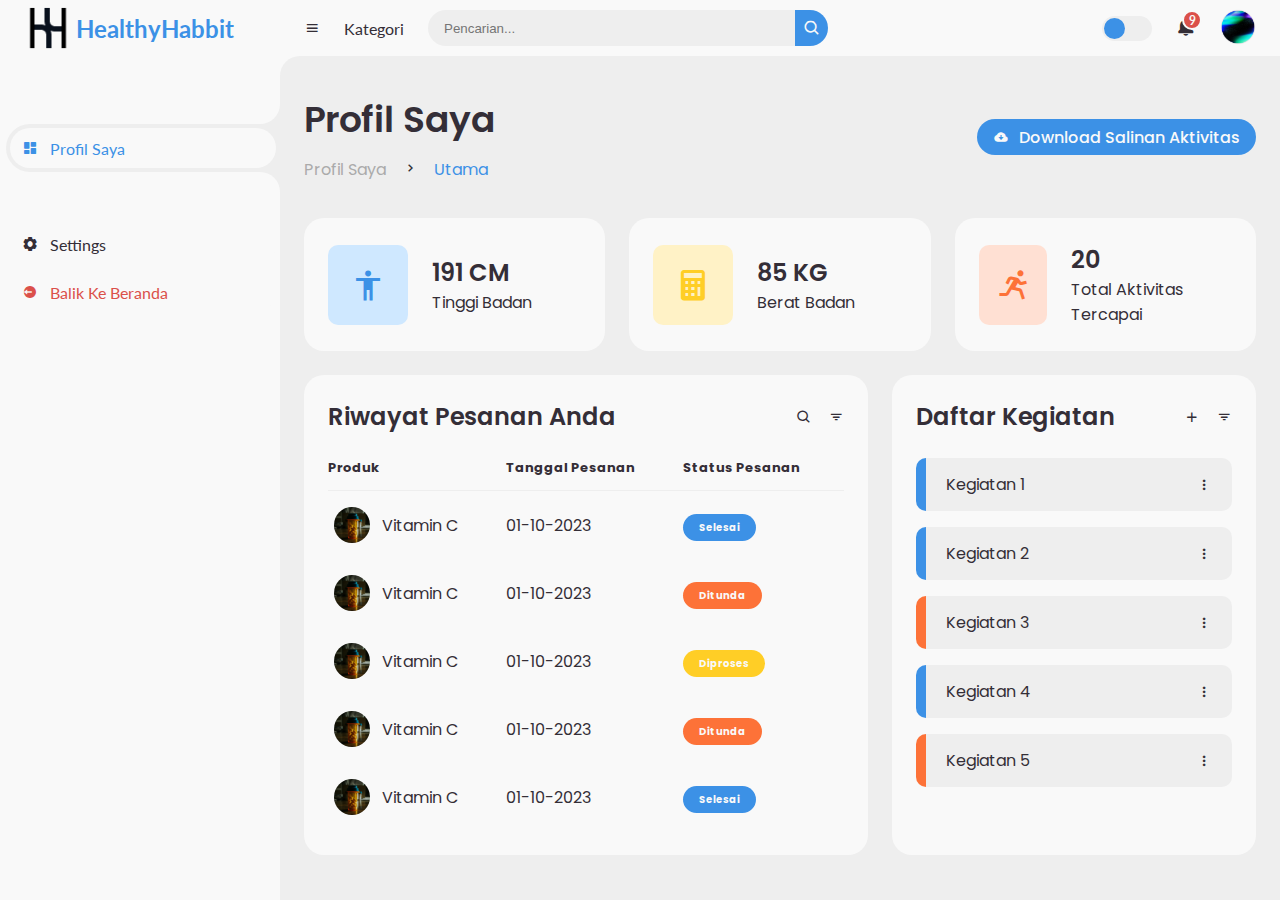
<file: dashboard.html>
<!DOCTYPE html>
<html lang="en">

<head>
	<meta charset="UTF-8">
	<meta name="viewport" content="width=device-width, initial-scale=1.0">

	<!-- Boxicons -->
	<link href='https://unpkg.com/boxicons@2.1.4/css/boxicons.min.css' rel='stylesheet'>
	<link rel="stylesheet" href="styledashboard.css">
	<title>Profil Saya</title>
</head>

<body>


	<!-- SIDEBAR -->
	<section id="sidebar">
		<a href="#" class="brand">
			<img src="assets/Logo Mark.png" style="width: 20%; margin-left: 20px;" alt="">
			<span class="text" style="margin-left:0 40px;">HealthyHabbit</span>
		</a>
		<ul class="side-menu top">
			<li class="active">
				<a href="#">
					<i class='bx bxs-dashboard'></i>
					<span class="text">Profil Saya</span>
				</a>
			</li>
			<ul class="side-menu">
				<li>
					<a href="#">
						<i class='bx bxs-cog'></i>
						<span class="text">Settings</span>
					</a>
				</li>
				<li>
					<a href="index.html" class="logout">
						<i class='bx bxs-log-out-circle'></i>
						<span class="text">Balik Ke Beranda</span>
					</a>
				</li>
			</ul>
	</section>
	<!-- SIDEBAR -->



	<!-- CONTENT -->
	<section id="content">
		<!-- NAVBAR -->
		<nav>
			<i class='bx bx-menu'></i>
			<a href="#" class="nav-link">Kategori</a>
			<form action="#">
				<div class="form-input">
					<input type="search" placeholder="Pencarian...">
					<button type="submit" class="search-btn"><i class='bx bx-search'></i></button>
				</div>
			</form>
			<input type="checkbox" id="switch-mode" hidden>
			<label for="switch-mode" class="switch-mode"></label>
			<a href="#" class="notification">
				<i class='bx bxs-bell'></i>
				<span class="num">9</span>
			</a>
			<a href="#" class="profile">
				<img src="assets/bg-sa-august 1.png">
			</a>
		</nav>
		<!-- NAVBAR -->

		<!-- MAIN -->
		<main>
			<div class="head-title">
				<div class="left">
					<h1>Profil Saya</h1>
					<ul class="breadcrumb">
						<li>
							<a href="#">Profil Saya</a>
						</li>
						<li><i class='bx bx-chevron-right'></i></li>
						<li>
							<a class="active" href="#">Utama</a>
						</li>
					</ul>
				</div>
				<a href="#" class="btn-download">
					<i class='bx bxs-cloud-download'></i>
					<span class="text">Download Salinan Aktivitas</span>
				</a>
			</div>

			<ul class="box-info">
				<li>
					<i class='bx bx-body'></i>
					<span class="text">
						<h3>191 CM</h3>
						<p>Tinggi Badan</p>
					</span>
				</li>
				<li>
					<i class='bx bxs-calculator' ></i>
					<span class="text">
						<h3>85 KG</h3>
						<p>Berat Badan</p>
					</span>
				</li>
				<li>
					<i class='bx bx-run' ></i>
					<span class="text">
						<h3>20</h3>
						<p>Total Aktivitas Tercapai</p>
					</span>
				</li>
			</ul>


			<div class="table-data">
				<div class="order">
					<div class="head">
						<h3>Riwayat Pesanan Anda</h3>
						<i class='bx bx-search'></i>
						<i class='bx bx-filter'></i>
					</div>
					<table>
						<thead>
							<tr>
								<th>Produk</th>
								<th>Tanggal Pesanan</th>
								<th>Status Pesanan</th>
							</tr>
						</thead>
						<tbody>
							<tr>
								<td>
									<img src="assets/bruno-guerrero-FDvArkoGyvI-unsplash.jpg">
									<p>Vitamin C</p>
								</td>
								<td>01-10-2023</td>
								<td><span class="status completed">Selesai</span></td>
							</tr>
							<tr>
								<td>
									<img src="assets/bruno-guerrero-FDvArkoGyvI-unsplash.jpg">
									<p>Vitamin C</p>
								</td>
								<td>01-10-2023</td>
								<td><span class="status pending">Ditunda</span></td>
							</tr>
							<tr>
								<td>
									<img src="assets/bruno-guerrero-FDvArkoGyvI-unsplash.jpg">
									<p>Vitamin C</p>
								</td>
								<td>01-10-2023</td>
								<td><span class="status process">Diproses</span></td>
							</tr>
							<tr>
								<td>
									<img src="assets/bruno-guerrero-FDvArkoGyvI-unsplash.jpg">
									<p>Vitamin C</p>
								</td>
								<td>01-10-2023</td>
								<td><span class="status pending">Ditunda</span></td>
							</tr>
							<tr>
								<td>
									<img src="assets/bruno-guerrero-FDvArkoGyvI-unsplash.jpg">
									<p>Vitamin C</p>
								</td>
								<td>01-10-2023</td>
								<td><span class="status completed">Selesai</span></td>
							</tr>
						</tbody>
					</table>
				</div>
				<div class="todo">
					<div class="head">
						<h3>Daftar Kegiatan</h3>
						<i class='bx bx-plus'></i>
						<i class='bx bx-filter'></i>
					</div>
					<ul class="todo-list">
						<li class="completed">
							<p>Kegiatan 1</p>
							<i class='bx bx-dots-vertical-rounded'></i>
						</li>
						<li class="completed">
							<p>Kegiatan 2</p>
							<i class='bx bx-dots-vertical-rounded'></i>
						</li>
						<li class="not-completed">
							<p>Kegiatan 3</p>
							<i class='bx bx-dots-vertical-rounded'></i>
						</li>
						<li class="completed">
							<p>Kegiatan 4</p>
							<i class='bx bx-dots-vertical-rounded'></i>
						</li>
						<li class="not-completed">
							<p>Kegiatan 5</p>
							<i class='bx bx-dots-vertical-rounded'></i>
						</li>
					</ul>
				</div>
			</div>
		</main>
		<!-- MAIN -->
	</section>
	<!-- CONTENT -->


	<script src="scriptdash.js"></script>
</body>

</html>
</file>
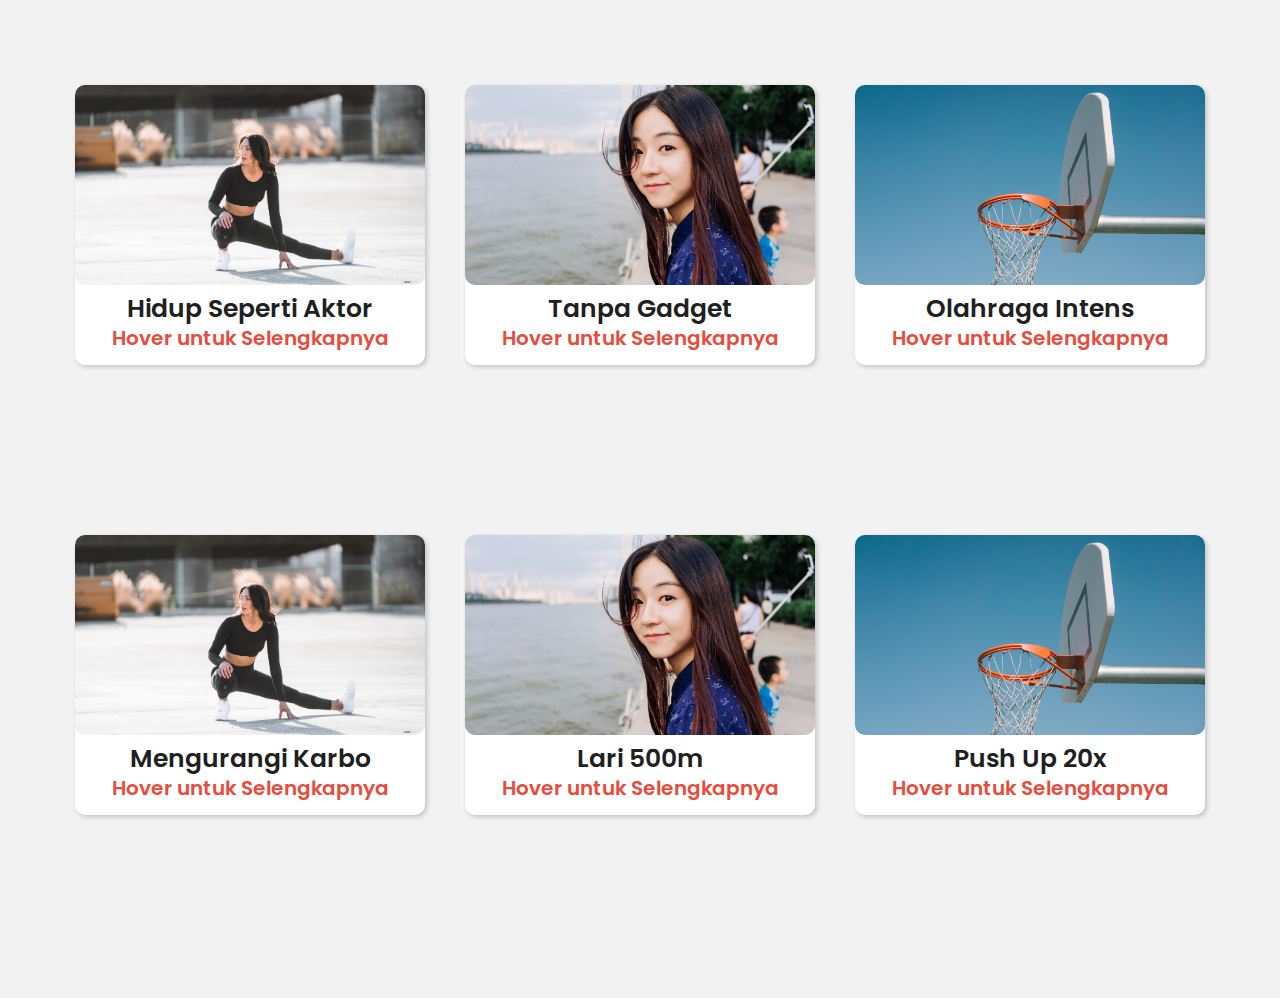
<file: tantangan.html>
<!DOCTYPE html>
<!-- Created By CodingNepal -->
<html lang="en" dir="ltr">
   <head>
      <meta charset="utf-8">
      <title>Tantangan</title>
      <link rel="stylesheet" href="styletantangan.css">
      <meta name="viewport" content="width=device-width, initial-scale=1.0">
   </head>
   <body>
      <div class="container">
         <div class="card">
            <div class="img">
               <img src="assets/bradley-dunn-ACbu5AY5Tvk-unsplash.jpg">
            </div>
            <div class="top-text">
               <div class="name">
                Hidup Seperti Aktor
               </div>
               <p>
                  Hover untuk Selengkapnya
               </p>
            </div>
            <div class="bottom-text">
               <div class="text">
                  Lorem ipsum dolor sit amet, consectetur adipisicing elit. Dolorem quaerat iusto adipisci reprehenderit quasi cum perspiciatis, minima reiciendis magni quam!
               </div>
               <div class="btn">
                  <a href="#">Lebih Banyak</a>
               </div>
            </div>
         </div>
         <div class="card">
            <div class="img">
                <img src="assets/lau-keith-dcZsxUAAJXs-unsplash.jpg">
               
            </div>
            <div class="top-text">
               <div class="name">
                  Tanpa Gadget
               </div>
               <p>
                  Hover untuk Selengkapnya
               </p>
            </div>
            <div class="bottom-text">
               <div class="text">
                  Lorem ipsum dolor sit amet, consectetur adipisicing elit. Dolorem quaerat iusto adipisci reprehenderit quasi cum perspiciatis, minima reiciendis magni quam!
               </div>
               <div class="btn">
                  <a href="#">Lebih Banyak</a>
               </div>
            </div>
         </div>
         <div class="card">
            <div class="img">
                <img src="assets/andy-hu-B85A8-GHjoI-unsplash.jpg">
            </div>
            <div class="top-text">
               <div class="name">
                  Olahraga Intens
               </div>
               <p>
                  Hover untuk Selengkapnya
               </p>
            </div>
            <div class="bottom-text">
               <div class="text">
                  Lorem ipsum dolor sit amet, consectetur adipisicing elit. Dolorem quaerat iusto adipisci reprehenderit quasi cum perspiciatis, minima reiciendis magni quam!
               </div>
               <div class="btn">
                  <a href="#">Lebih Banyak</a>
               </div>
            </div>
         </div>
      </div>
      <div class="container">
         <div class="card">
            <div class="img">
               <img src="assets/bradley-dunn-ACbu5AY5Tvk-unsplash.jpg">
            </div>
            <div class="top-text">
               <div class="name">
                  Mengurangi Karbo
               </div>
               <p>
                  Hover untuk Selengkapnya
               </p>
            </div>
            <div class="bottom-text">
               <div class="text">
                  Lorem ipsum dolor sit amet, consectetur adipisicing elit. Dolorem quaerat iusto adipisci reprehenderit quasi cum perspiciatis, minima reiciendis magni quam!
               </div>
               <div class="btn">
                  <a href="#">Lebih Banyak</a>
               </div>
            </div>
         </div>
         <div class="card">
            <div class="img">
                <img src="assets/lau-keith-dcZsxUAAJXs-unsplash.jpg">
               
            </div>
            <div class="top-text">
               <div class="name">
                  Lari 500m
               </div>
               <p>
                  Hover untuk Selengkapnya
               </p>
            </div>
            <div class="bottom-text">
               <div class="text">
                  Lorem ipsum dolor sit amet, consectetur adipisicing elit. Dolorem quaerat iusto adipisci reprehenderit quasi cum perspiciatis, minima reiciendis magni quam!
               </div>
               <div class="btn">
                  <a href="#">Lebih Banyak</a>
               </div>
            </div>
         </div>
         <div class="card">
            <div class="img">
                <img src="assets/andy-hu-B85A8-GHjoI-unsplash.jpg">
            </div>
            <div class="top-text">
               <div class="name">
                  Push Up 20x
               </div>
               <p>
                  Hover untuk Selengkapnya
               </p>
            </div>
            <div class="bottom-text">
               <div class="text">
                  Lorem ipsum dolor sit amet, consectetur adipisicing elit. Dolorem quaerat iusto adipisci reprehenderit quasi cum perspiciatis, minima reiciendis magni quam!
               </div>
               <div class="btn">
                  <a href="#">Lebih Banyak</a>
               </div>
            </div>
         </div>
         
      </div>
   </body>
</html>
</file>
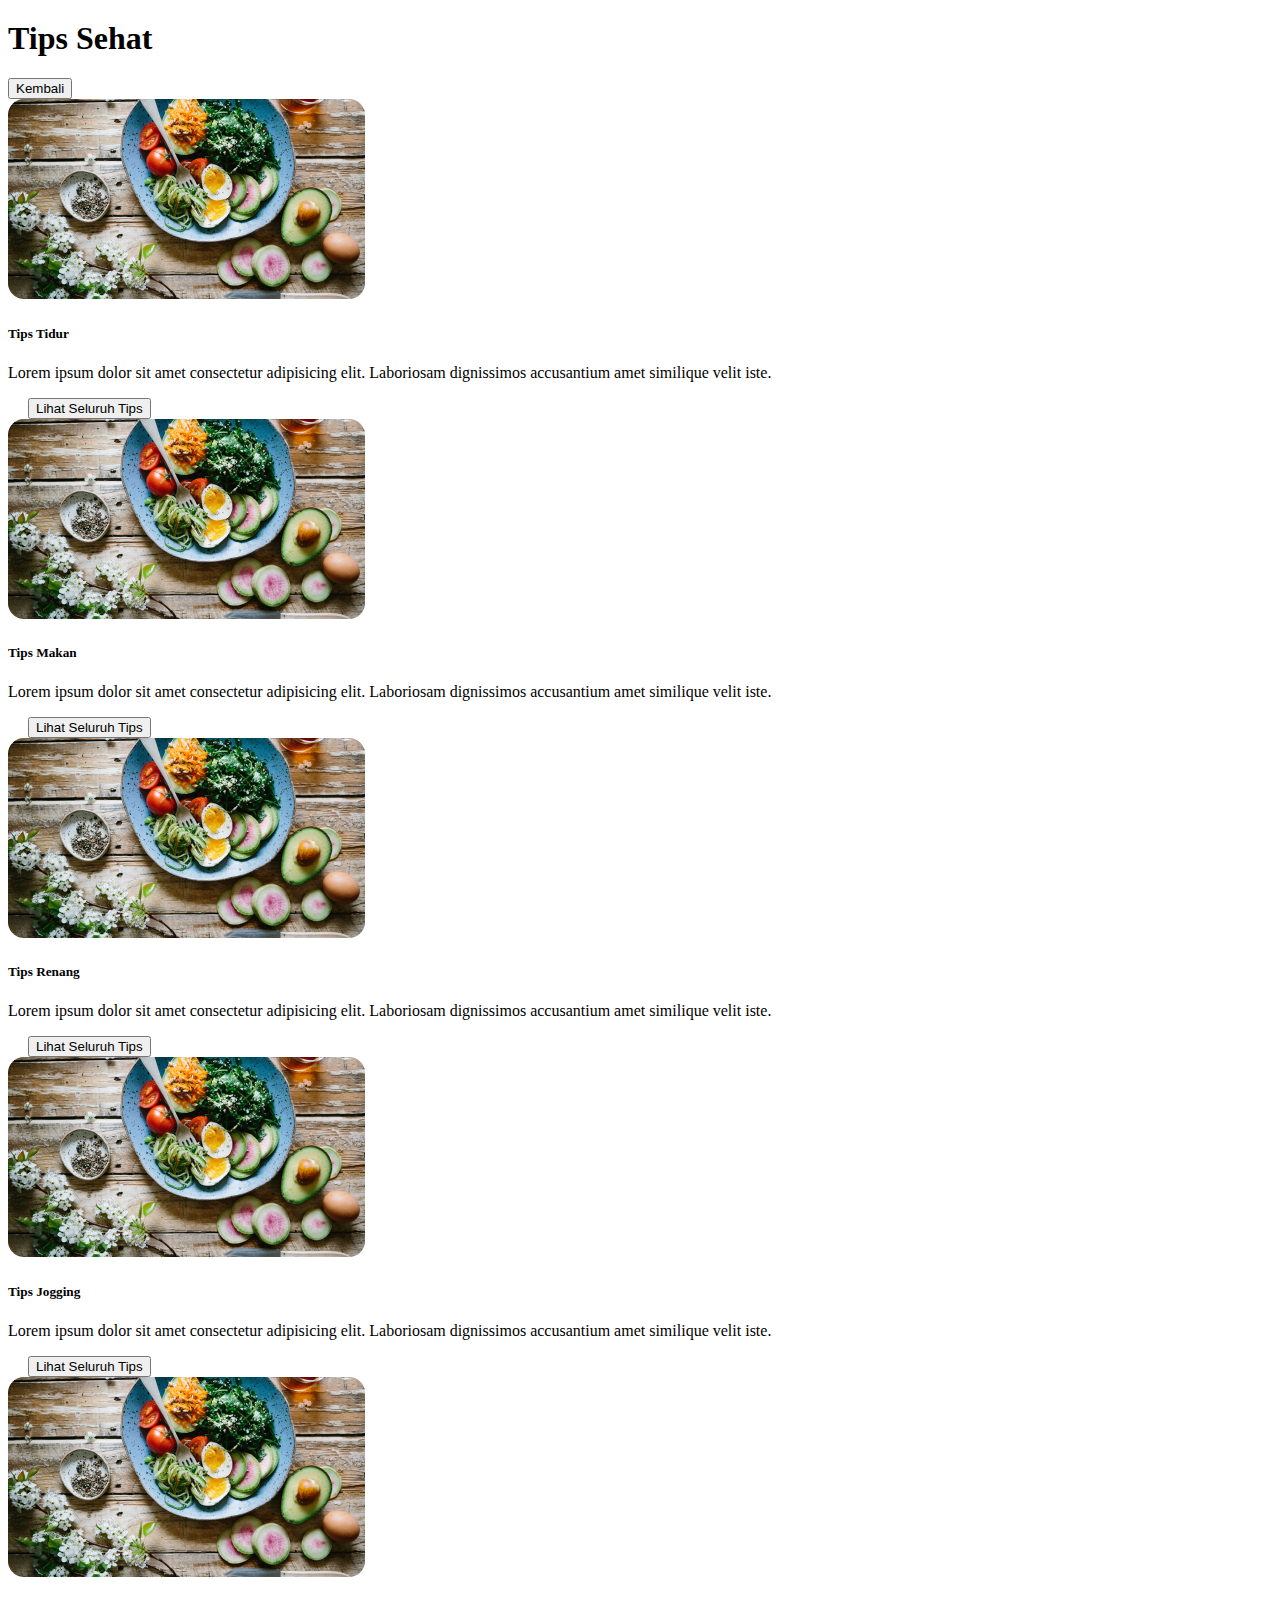
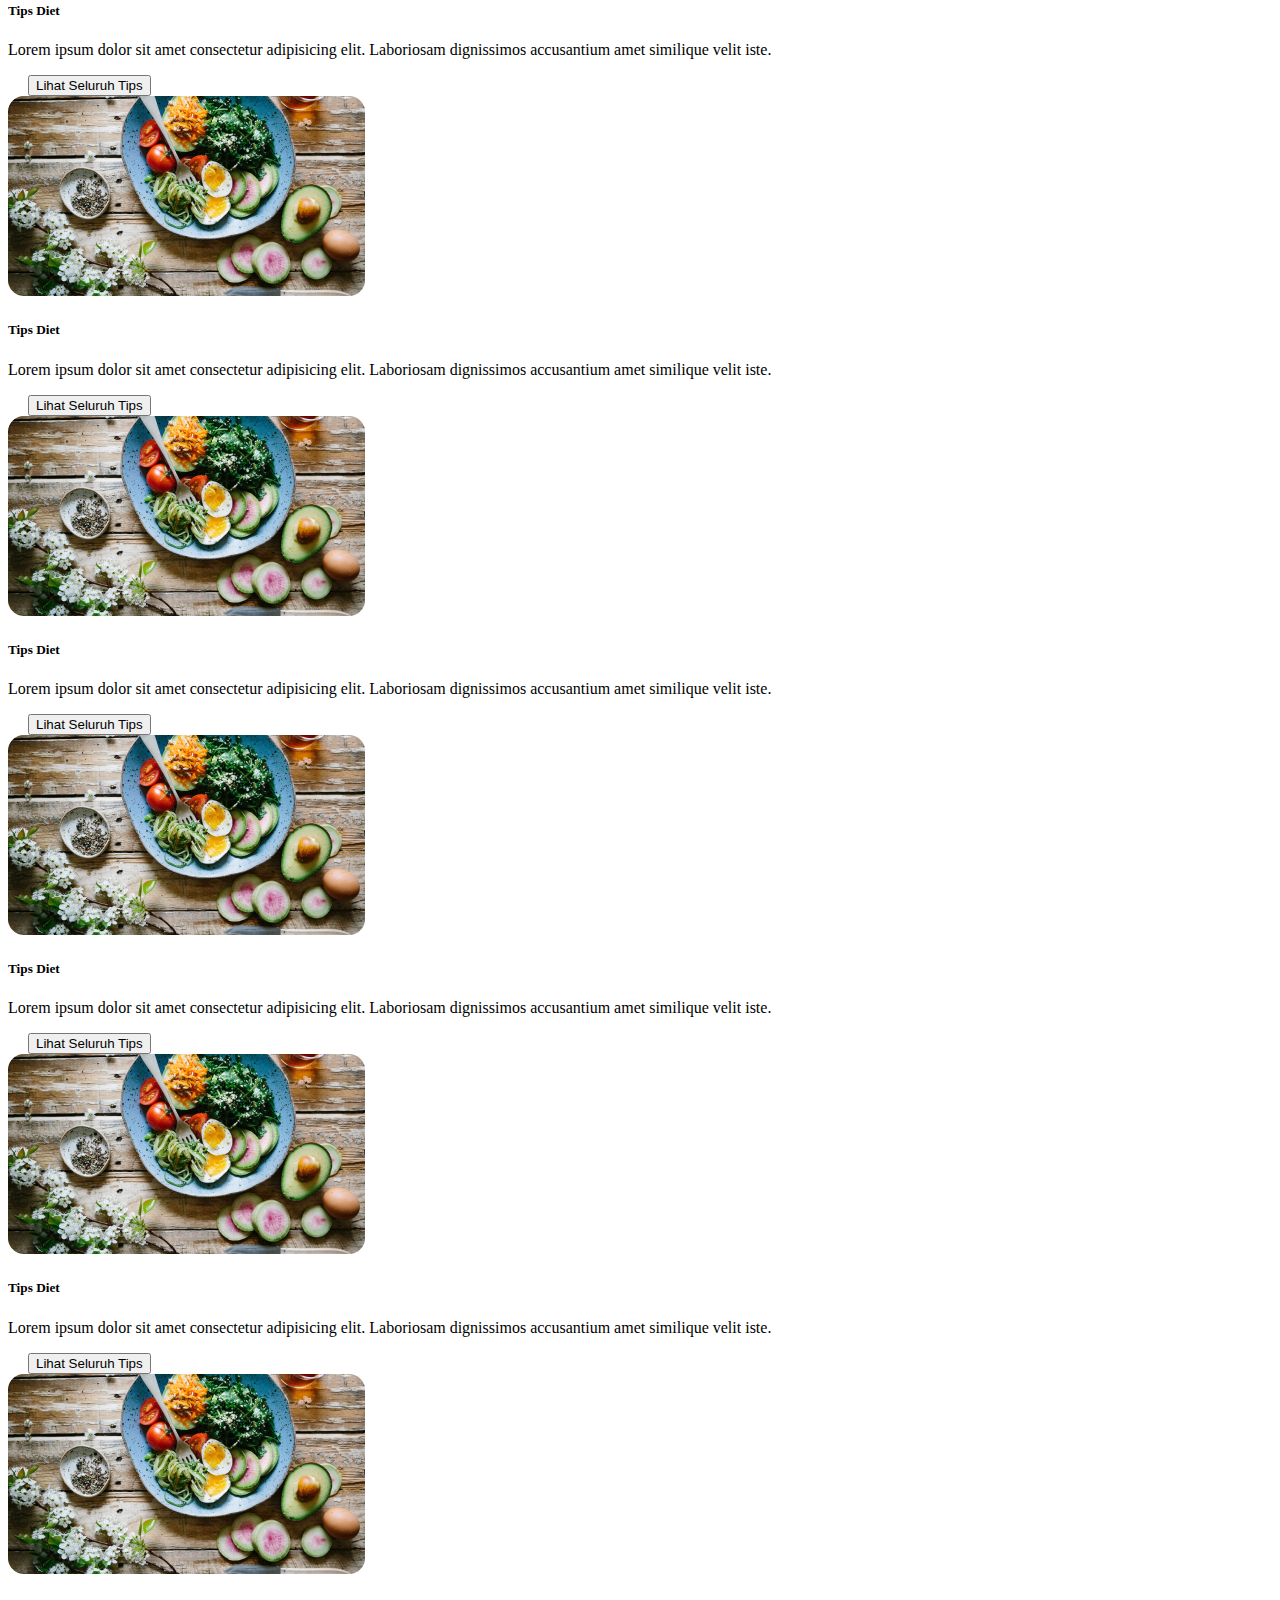
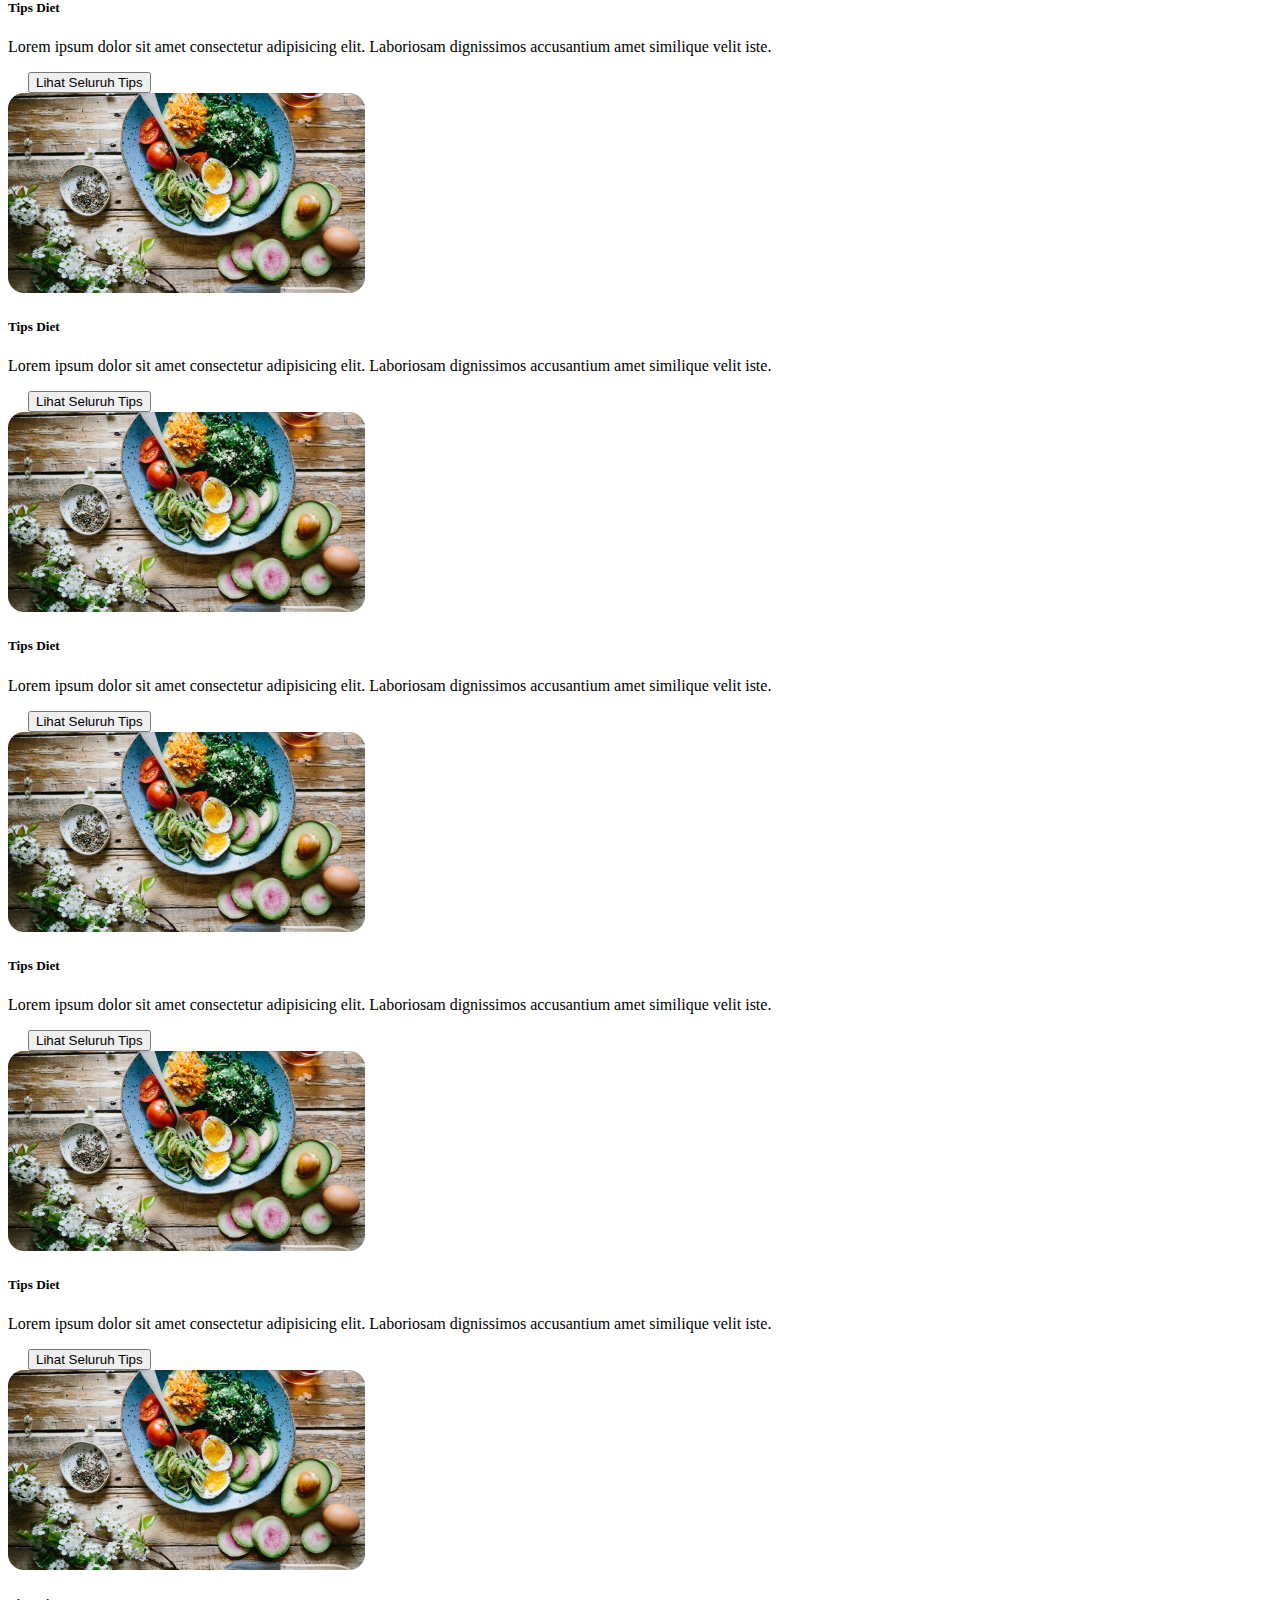
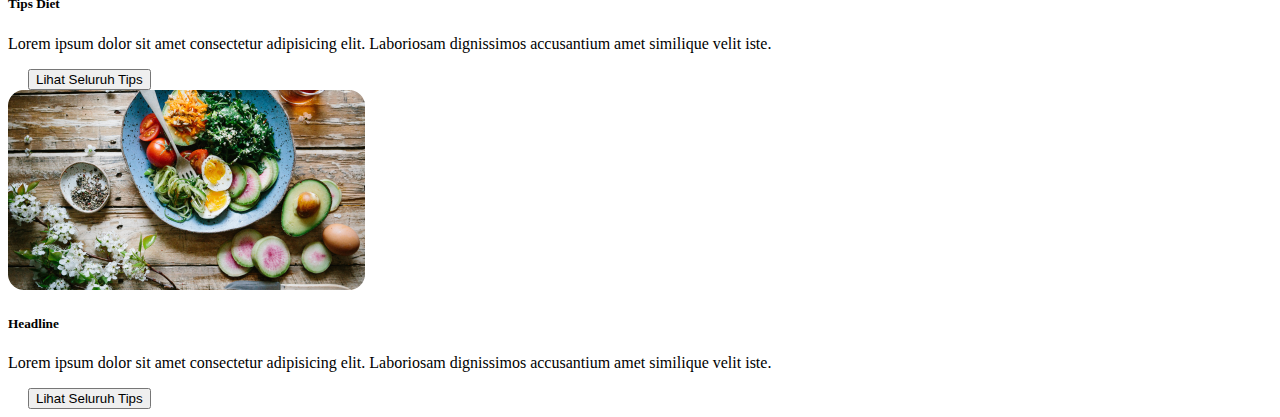
<file: tips.html>
<!doctype html>
<html lang="en">
  <head>
    <meta charset="utf-8">
    <meta name="viewport" content="width=device-width, initial-scale=1">
    <title>Tips</title>
    <link href="https://cdn.jsdelivr.net/npm/bootstrap@5.3.2/dist/css/bootstrap.min.css" rel="stylesheet" integrity="sha384-T3c6CoIi6uLrA9TneNEoa7RxnatzjcDSCmG1MXxSR1GAsXEV/Dwwykc2MPK8M2HN" crossorigin="anonymous">
  </head>
  <body>
    <div class="container py-5 ">
        <h1 class="text-center" style="margin-top: 20px;">Tips Sehat</h1>
        <a href="index.html">
            <button type="button" class="btn btn-primary">Kembali</button>
        </a>
        <div class="row row-cols-1 row-cols-md-4 g-4 py-5">
            <div class="col">
                <div class="card rounded rounded-5">
                    <img src="assets/Rounded Rectangle.png" class="card-img-top" alt="...">
                    <div class="card-body">
                        <h5 class="card-title ps-1">Tips Tidur</h5>
                        <p class="card-text ps-1">Lorem ipsum dolor sit amet consectetur adipisicing
                            elit.
                            Laboriosam
                            dignissimos accusantium amet similique velit iste.</p>
                    </div>
                    <div class="mb-5 d-flex justify-content-start">
                        <a href="tips.html">
                            <button class="btn btn-primary" style="margin-left: 20px;">Lihat Seluruh Tips</button>
                        </a>
                    </div>
                </div>
            </div>
            <div class="col">
                <div class="card rounded rounded-5">
                    <img src="assets/Rounded Rectangle.png" class="card-img-top" alt="...">
                    <div class="card-body">
                        <h5 class="card-title ps-1">Tips Makan</h5>
                        <p class="card-text ps-1">Lorem ipsum dolor sit amet consectetur adipisicing
                            elit.
                            Laboriosam
                            dignissimos accusantium amet similique velit iste.</p>
                    </div>
                    <div class="mb-5 d-flex justify-content-start">
                        <a href="tips.html">
                            <button class="btn btn-primary" style="margin-left: 20px;">Lihat Seluruh Tips</button>
                        </a>
                    </div>
                </div>
            </div>
            <div class="col">
                <div class="card rounded rounded-5">
                    <img src="assets/Rounded Rectangle.png" class="card-img-top" alt="...">
                    <div class="card-body">
                        <h5 class="card-title ps-1">Tips Renang</h5>
                        <p class="card-text ps-1">Lorem ipsum dolor sit amet consectetur adipisicing
                            elit.
                            Laboriosam
                            dignissimos accusantium amet similique velit iste.</p>
                    </div>
                    <div class="mb-5 d-flex justify-content-start">
                        <a href="tips.html">
                            <button class="btn btn-primary" style="margin-left: 20px;">Lihat Seluruh Tips</button>
                        </a>
                    </div>
                </div>
            </div>
            <div class="col">
                <div class="card rounded rounded-5">
                    <img src="assets/Rounded Rectangle.png" class="card-img-top" alt="...">
                    <div class="card-body">
                        <h5 class="card-title ps-1">Tips Jogging</h5>
                        <p class="card-text ps-1">Lorem ipsum dolor sit amet consectetur adipisicing
                            elit.
                            Laboriosam
                            dignissimos accusantium amet similique velit iste.</p>
                    </div>
                    <div class="mb-5 d-flex justify-content-start">
                        <a href="tips.html">
                            <button class="btn btn-primary" style="margin-left: 20px;">Lihat Seluruh Tips</button>
                        </a>
                    </div>
                </div>
            </div>
            <div class="col">
                <div class="card rounded rounded-5">
                    <img src="assets/Rounded Rectangle.png" class="card-img-top" alt="...">
                    <div class="card-body">
                        <h5 class="card-title ps-1">Tips Diet</h5>
                        <p class="card-text ps-1">Lorem ipsum dolor sit amet consectetur adipisicing
                            elit.
                            Laboriosam
                            dignissimos accusantium amet similique velit iste.</p>
                    </div>
                    <div class="mb-5 d-flex justify-content-start">
                        <a href="tips.html">
                            <button class="btn btn-primary" style="margin-left: 20px;">Lihat Seluruh Tips</button>
                        </a>
                    </div>
                </div>
            </div>
            <div class="col">
                <div class="card rounded rounded-5">
                    <img src="assets/Rounded Rectangle.png" class="card-img-top" alt="...">
                    <div class="card-body">
                        <h5 class="card-title ps-1">Tips Diet</h5>
                        <p class="card-text ps-1">Lorem ipsum dolor sit amet consectetur adipisicing
                            elit.
                            Laboriosam
                            dignissimos accusantium amet similique velit iste.</p>
                    </div>
                    <div class="mb-5 d-flex justify-content-start">
                        <a href="tips.html">
                            <button class="btn btn-primary" style="margin-left: 20px;">Lihat Seluruh Tips</button>
                        </a>
                    </div>
                </div>
            </div>
            <div class="col">
                <div class="card rounded rounded-5">
                    <img src="assets/Rounded Rectangle.png" class="card-img-top" alt="...">
                    <div class="card-body">
                        <h5 class="card-title ps-1">Tips Diet</h5>
                        <p class="card-text ps-1">Lorem ipsum dolor sit amet consectetur adipisicing
                            elit.
                            Laboriosam
                            dignissimos accusantium amet similique velit iste.</p>
                    </div>
                    <div class="mb-5 d-flex justify-content-start">
                        <a href="tips.html">
                            <button class="btn btn-primary" style="margin-left: 20px;">Lihat Seluruh Tips</button>
                        </a>
                    </div>
                </div>
            </div>
            <div class="col">
                <div class="card rounded rounded-5">
                    <img src="assets/Rounded Rectangle.png" class="card-img-top" alt="...">
                    <div class="card-body">
                        <h5 class="card-title ps-1">Tips Diet</h5>
                        <p class="card-text ps-1">Lorem ipsum dolor sit amet consectetur adipisicing
                            elit.
                            Laboriosam
                            dignissimos accusantium amet similique velit iste.</p>
                    </div>
                    <div class="mb-5 d-flex justify-content-start">
                        <a href="tips.html">
                            <button class="btn btn-primary" style="margin-left: 20px;">Lihat Seluruh Tips</button>
                        </a>
                    </div>
                </div>
            </div>
            <div class="col">
                <div class="card rounded rounded-5">
                    <img src="assets/Rounded Rectangle.png" class="card-img-top" alt="...">
                    <div class="card-body">
                        <h5 class="card-title ps-1">Tips Diet</h5>
                        <p class="card-text ps-1">Lorem ipsum dolor sit amet consectetur adipisicing
                            elit.
                            Laboriosam
                            dignissimos accusantium amet similique velit iste.</p>
                    </div>
                    <div class="mb-5 d-flex justify-content-start">
                        <a href="tips.html">
                            <button class="btn btn-primary" style="margin-left: 20px;">Lihat Seluruh Tips</button>
                        </a>
                    </div>
                </div>
            </div>
            <div class="col">
                <div class="card rounded rounded-5">
                    <img src="assets/Rounded Rectangle.png" class="card-img-top" alt="...">
                    <div class="card-body">
                        <h5 class="card-title ps-1">Tips Diet</h5>
                        <p class="card-text ps-1">Lorem ipsum dolor sit amet consectetur adipisicing
                            elit.
                            Laboriosam
                            dignissimos accusantium amet similique velit iste.</p>
                    </div>
                    <div class="mb-5 d-flex justify-content-start">
                        <a href="tips.html">
                            <button class="btn btn-primary" style="margin-left: 20px;">Lihat Seluruh Tips</button>
                        </a>
                    </div>
                </div>
            </div>
            <div class="col">
                <div class="card rounded rounded-5">
                    <img src="assets/Rounded Rectangle.png" class="card-img-top" alt="...">
                    <div class="card-body">
                        <h5 class="card-title ps-1">Tips Diet</h5>
                        <p class="card-text ps-1">Lorem ipsum dolor sit amet consectetur adipisicing
                            elit.
                            Laboriosam
                            dignissimos accusantium amet similique velit iste.</p>
                    </div>
                    <div class="mb-5 d-flex justify-content-start">
                        <a href="tips.html">
                            <button class="btn btn-primary" style="margin-left: 20px;">Lihat Seluruh Tips</button>
                        </a>
                    </div>
                </div>
            </div>
            <div class="col">
                <div class="card rounded rounded-5">
                    <img src="assets/Rounded Rectangle.png" class="card-img-top" alt="...">
                    <div class="card-body">
                        <h5 class="card-title ps-1">Tips Diet</h5>
                        <p class="card-text ps-1">Lorem ipsum dolor sit amet consectetur adipisicing
                            elit.
                            Laboriosam
                            dignissimos accusantium amet similique velit iste.</p>
                    </div>
                    <div class="mb-5 d-flex justify-content-start">
                        <a href="tips.html">
                            <button class="btn btn-primary" style="margin-left: 20px;">Lihat Seluruh Tips</button>
                        </a>
                    </div>
                </div>
            </div>
            <div class="col">
                <div class="card rounded rounded-5">
                    <img src="assets/Rounded Rectangle.png" class="card-img-top" alt="...">
                    <div class="card-body">
                        <h5 class="card-title ps-1">Tips Diet</h5>
                        <p class="card-text ps-1">Lorem ipsum dolor sit amet consectetur adipisicing
                            elit.
                            Laboriosam
                            dignissimos accusantium amet similique velit iste.</p>
                    </div>
                    <div class="mb-5 d-flex justify-content-start">
                        <a href="tips.html">
                            <button class="btn btn-primary" style="margin-left: 20px;">Lihat Seluruh Tips</button>
                        </a>
                    </div>
                </div>
            </div>
            <div class="col">
                <div class="card rounded rounded-5">
                    <img src="assets/Rounded Rectangle.png" class="card-img-top" alt="...">
                    <div class="card-body">
                        <h5 class="card-title ps-1">Tips Diet</h5>
                        <p class="card-text ps-1">Lorem ipsum dolor sit amet consectetur adipisicing
                            elit.
                            Laboriosam
                            dignissimos accusantium amet similique velit iste.</p>
                    </div>
                    <div class="mb-5 d-flex justify-content-start">
                        <a href="tips.html">
                            <button class="btn btn-primary" style="margin-left: 20px;">Lihat Seluruh Tips</button>
                        </a>
                    </div>
                </div>
            </div>
            <div class="col">
                <div class="card rounded rounded-5">
                    <img src="assets/Rounded Rectangle.png" class="card-img-top" alt="...">
                    <div class="card-body">
                        <h5 class="card-title ps-1">Tips Diet</h5>
                        <p class="card-text ps-1">Lorem ipsum dolor sit amet consectetur adipisicing
                            elit.
                            Laboriosam
                            dignissimos accusantium amet similique velit iste.</p>
                    </div>
                    <div class="mb-5 d-flex justify-content-start">
                        <a href="tips.html">
                            <button class="btn btn-primary" style="margin-left: 20px;">Lihat Seluruh Tips</button>
                        </a>
                    </div>
                </div>
            </div>
            <div class="col">
                <div class="card rounded rounded-5">
                    <img src="assets/Rounded Rectangle.png" class="card-img-top" alt="...">
                    <div class="card-body">
                        <h5 class="card-title ps-1">Headline</h5>
                        <p class="card-text ps-1">Lorem ipsum dolor sit amet consectetur adipisicing
                            elit.
                            Laboriosam
                            dignissimos accusantium amet similique velit iste.</p>
                    </div>
                    <div class="mb-5 d-flex justify-content-start">
                        <a href="tips.html">
                            <button class="btn btn-primary" style="margin-left: 20px;">Lihat Seluruh Tips</button>
                        </a>
                    </div>
                </div>
            </div>
        </div>
    </div>
</div>
</div>
    <script src="https://cdn.jsdelivr.net/npm/bootstrap@5.3.2/dist/js/bootstrap.bundle.min.js" integrity="sha384-C6RzsynM9kWDrMNeT87bh95OGNyZPhcTNXj1NW7RuBCsyN/o0jlpcV8Qyq46cDfL" crossorigin="anonymous"></script>
  </body>
</html>
</file>
<file: styledashboard.css>
@import url('https://fonts.googleapis.com/css2?family=Lato:wght@400;700&family=Poppins:wght@400;500;600;700&display=swap');

* {
	margin: 0;
	padding: 0;
	box-sizing: border-box;
}

a {
	text-decoration: none;
}

li {
	list-style: none;
}

:root {
	--poppins: 'Poppins', sans-serif;
	--lato: 'Lato', sans-serif;

	--light: #F9F9F9;
	--blue: #3C91E6;
	--light-blue: #CFE8FF;
	--grey: #eee;
	--dark-grey: #AAAAAA;
	--dark: #342E37;
	--red: #DB504A;
	--yellow: #FFCE26;
	--light-yellow: #FFF2C6;
	--orange: #FD7238;
	--light-orange: #FFE0D3;
}

html {
	overflow-x: hidden;
}

body.dark {
	--light: #0C0C1E;
	--grey: #060714;
	--dark: #FBFBFB;
}

body {
	background: var(--grey);
	overflow-x: hidden;
}





/* SIDEBAR */
#sidebar {
	position: fixed;
	top: 0;
	left: 0;
	width: 280px;
	height: 100%;
	background: var(--light);
	z-index: 2000;
	font-family: var(--lato);
	transition: .3s ease;
	overflow-x: hidden;
	scrollbar-width: none;
}
#sidebar::--webkit-scrollbar {
	display: none;
}
#sidebar.hide {
	width: 60px;
}
#sidebar .brand {
	font-size: 24px;
	font-weight: 700;
	height: 56px;
	display: flex;
	align-items: center;
	color: var(--blue);
	position: sticky;
	top: 0;
	left: 0;
	background: var(--light);
	z-index: 500;
	padding-bottom: 20px;
	box-sizing: content-box;
}
#sidebar .brand .bx {
	min-width: 60px;
	display: flex;
	justify-content: center;
}
#sidebar .side-menu {
	width: 100%;
	margin-top: 48px;
}
#sidebar .side-menu li {
	height: 48px;
	background: transparent;
	margin-left: 6px;
	border-radius: 48px 0 0 48px;
	padding: 4px;
}
#sidebar .side-menu li.active {
	background: var(--grey);
	position: relative;
}
#sidebar .side-menu li.active::before {
	content: '';
	position: absolute;
	width: 40px;
	height: 40px;
	border-radius: 50%;
	top: -40px;
	right: 0;
	box-shadow: 20px 20px 0 var(--grey);
	z-index: -1;
}
#sidebar .side-menu li.active::after {
	content: '';
	position: absolute;
	width: 40px;
	height: 40px;
	border-radius: 50%;
	bottom: -40px;
	right: 0;
	box-shadow: 20px -20px 0 var(--grey);
	z-index: -1;
}
#sidebar .side-menu li a {
	width: 100%;
	height: 100%;
	background: var(--light);
	display: flex;
	align-items: center;
	border-radius: 48px;
	font-size: 16px;
	color: var(--dark);
	white-space: nowrap;
	overflow-x: hidden;
}
#sidebar .side-menu.top li.active a {
	color: var(--blue);
}
#sidebar.hide .side-menu li a {
	width: calc(48px - (4px * 2));
	transition: width .3s ease;
}
#sidebar .side-menu li a.logout {
	color: var(--red);
}
#sidebar .side-menu.top li a:hover {
	color: var(--blue);
}
#sidebar .side-menu li a .bx {
	min-width: calc(60px  - ((4px + 6px) * 2));
	display: flex;
	justify-content: center;
}
/* SIDEBAR */





/* CONTENT */
#content {
	position: relative;
	width: calc(100% - 280px);
	left: 280px;
	transition: .3s ease;
}
#sidebar.hide ~ #content {
	width: calc(100% - 60px);
	left: 60px;
}




/* NAVBAR */
#content nav {
	height: 56px;
	background: var(--light);
	padding: 0 24px;
	display: flex;
	align-items: center;
	grid-gap: 24px;
	font-family: var(--lato);
	position: sticky;
	top: 0;
	left: 0;
	z-index: 1000;
}
#content nav::before {
	content: '';
	position: absolute;
	width: 40px;
	height: 40px;
	bottom: -40px;
	left: 0;
	border-radius: 50%;
	box-shadow: -20px -20px 0 var(--light);
}
#content nav a {
	color: var(--dark);
}
#content nav .bx.bx-menu {
	cursor: pointer;
	color: var(--dark);
}
#content nav .nav-link {
	font-size: 16px;
	transition: .3s ease;
}
#content nav .nav-link:hover {
	color: var(--blue);
}
#content nav form {
	max-width: 400px;
	width: 100%;
	margin-right: auto;
}
#content nav form .form-input {
	display: flex;
	align-items: center;
	height: 36px;
}
#content nav form .form-input input {
	flex-grow: 1;
	padding: 0 16px;
	height: 100%;
	border: none;
	background: var(--grey);
	border-radius: 36px 0 0 36px;
	outline: none;
	width: 100%;
	color: var(--dark);
}
#content nav form .form-input button {
	width: 36px;
	height: 100%;
	display: flex;
	justify-content: center;
	align-items: center;
	background: var(--blue);
	color: var(--light);
	font-size: 18px;
	border: none;
	outline: none;
	border-radius: 0 36px 36px 0;
	cursor: pointer;
}
#content nav .notification {
	font-size: 20px;
	position: relative;
}
#content nav .notification .num {
	position: absolute;
	top: -6px;
	right: -6px;
	width: 20px;
	height: 20px;
	border-radius: 50%;
	border: 2px solid var(--light);
	background: var(--red);
	color: var(--light);
	font-weight: 700;
	font-size: 12px;
	display: flex;
	justify-content: center;
	align-items: center;
}
#content nav .profile img {
	width: 36px;
	height: 36px;
	object-fit: cover;
	border-radius: 50%;
}
#content nav .switch-mode {
	display: block;
	min-width: 50px;
	height: 25px;
	border-radius: 25px;
	background: var(--grey);
	cursor: pointer;
	position: relative;
}
#content nav .switch-mode::before {
	content: '';
	position: absolute;
	top: 2px;
	left: 2px;
	bottom: 2px;
	width: calc(25px - 4px);
	background: var(--blue);
	border-radius: 50%;
	transition: all .3s ease;
}
#content nav #switch-mode:checked + .switch-mode::before {
	left: calc(100% - (25px - 4px) - 2px);
}
/* NAVBAR */





/* MAIN */
#content main {
	width: 100%;
	padding: 36px 24px;
	font-family: var(--poppins);
	max-height: calc(100vh - 56px);
	overflow-y: auto;
}
#content main .head-title {
	display: flex;
	align-items: center;
	justify-content: space-between;
	grid-gap: 16px;
	flex-wrap: wrap;
}
#content main .head-title .left h1 {
	font-size: 36px;
	font-weight: 600;
	margin-bottom: 10px;
	color: var(--dark);
}
#content main .head-title .left .breadcrumb {
	display: flex;
	align-items: center;
	grid-gap: 16px;
}
#content main .head-title .left .breadcrumb li {
	color: var(--dark);
}
#content main .head-title .left .breadcrumb li a {
	color: var(--dark-grey);
	pointer-events: none;
}
#content main .head-title .left .breadcrumb li a.active {
	color: var(--blue);
	pointer-events: unset;
}
#content main .head-title .btn-download {
	height: 36px;
	padding: 0 16px;
	border-radius: 36px;
	background: var(--blue);
	color: var(--light);
	display: flex;
	justify-content: center;
	align-items: center;
	grid-gap: 10px;
	font-weight: 500;
}




#content main .box-info {
	display: grid;
	grid-template-columns: repeat(auto-fit, minmax(240px, 1fr));
	grid-gap: 24px;
	margin-top: 36px;
}
#content main .box-info li {
	padding: 24px;
	background: var(--light);
	border-radius: 20px;
	display: flex;
	align-items: center;
	grid-gap: 24px;
}
#content main .box-info li .bx {
	width: 80px;
	height: 80px;
	border-radius: 10px;
	font-size: 36px;
	display: flex;
	justify-content: center;
	align-items: center;
}
#content main .box-info li:nth-child(1) .bx {
	background: var(--light-blue);
	color: var(--blue);
}
#content main .box-info li:nth-child(2) .bx {
	background: var(--light-yellow);
	color: var(--yellow);
}
#content main .box-info li:nth-child(3) .bx {
	background: var(--light-orange);
	color: var(--orange);
}
#content main .box-info li .text h3 {
	font-size: 24px;
	font-weight: 600;
	color: var(--dark);
}
#content main .box-info li .text p {
	color: var(--dark);	
}





#content main .table-data {
	display: flex;
	flex-wrap: wrap;
	grid-gap: 24px;
	margin-top: 24px;
	width: 100%;
	color: var(--dark);
}
#content main .table-data > div {
	border-radius: 20px;
	background: var(--light);
	padding: 24px;
	overflow-x: auto;
}
#content main .table-data .head {
	display: flex;
	align-items: center;
	grid-gap: 16px;
	margin-bottom: 24px;
}
#content main .table-data .head h3 {
	margin-right: auto;
	font-size: 24px;
	font-weight: 600;
}
#content main .table-data .head .bx {
	cursor: pointer;
}

#content main .table-data .order {
	flex-grow: 1;
	flex-basis: 500px;
}
#content main .table-data .order table {
	width: 100%;
	border-collapse: collapse;
}
#content main .table-data .order table th {
	padding-bottom: 12px;
	font-size: 13px;
	text-align: left;
	border-bottom: 1px solid var(--grey);
}
#content main .table-data .order table td {
	padding: 16px 0;
}
#content main .table-data .order table tr td:first-child {
	display: flex;
	align-items: center;
	grid-gap: 12px;
	padding-left: 6px;
}
#content main .table-data .order table td img {
	width: 36px;
	height: 36px;
	border-radius: 50%;
	object-fit: cover;
}
#content main .table-data .order table tbody tr:hover {
	background: var(--grey);
}
#content main .table-data .order table tr td .status {
	font-size: 10px;
	padding: 6px 16px;
	color: var(--light);
	border-radius: 20px;
	font-weight: 700;
}
#content main .table-data .order table tr td .status.completed {
	background: var(--blue);
}
#content main .table-data .order table tr td .status.process {
	background: var(--yellow);
}
#content main .table-data .order table tr td .status.pending {
	background: var(--orange);
}


#content main .table-data .todo {
	flex-grow: 1;
	flex-basis: 300px;
}
#content main .table-data .todo .todo-list {
	width: 100%;
}
#content main .table-data .todo .todo-list li {
	width: 100%;
	margin-bottom: 16px;
	background: var(--grey);
	border-radius: 10px;
	padding: 14px 20px;
	display: flex;
	justify-content: space-between;
	align-items: center;
}
#content main .table-data .todo .todo-list li .bx {
	cursor: pointer;
}
#content main .table-data .todo .todo-list li.completed {
	border-left: 10px solid var(--blue);
}
#content main .table-data .todo .todo-list li.not-completed {
	border-left: 10px solid var(--orange);
}
#content main .table-data .todo .todo-list li:last-child {
	margin-bottom: 0;
}
/* MAIN */
/* CONTENT */









@media screen and (max-width: 768px) {
	#sidebar {
		width: 200px;
	}

	#content {
		width: calc(100% - 60px);
		left: 200px;
	}

	#content nav .nav-link {
		display: none;
	}
}






@media screen and (max-width: 576px) {
	#content nav form .form-input input {
		display: none;
	}

	#content nav form .form-input button {
		width: auto;
		height: auto;
		background: transparent;
		border-radius: none;
		color: var(--dark);
	}

	#content nav form.show .form-input input {
		display: block;
		width: 100%;
	}
	#content nav form.show .form-input button {
		width: 36px;
		height: 100%;
		border-radius: 0 36px 36px 0;
		color: var(--light);
		background: var(--red);
	}

	#content nav form.show ~ .notification,
	#content nav form.show ~ .profile {
		display: none;
	}

	#content main .box-info {
		grid-template-columns: 1fr;
	}

	#content main .table-data .head {
		min-width: 420px;
	}
	#content main .table-data .order table {
		min-width: 420px;
	}
	#content main .table-data .todo .todo-list {
		min-width: 420px;
	}
}
</file>
<file: styletantangan.css>
@import url('https://fonts.googleapis.com/css?family=Poppins:400,500,600,700&display=swap');
*{
  margin: 0;
  padding: 0;
  box-sizing: border-box;
  font-family: 'Poppins', sans-serif;
}
html,body{
  height: 100%;
  display: grid;
  place-items: center;
  background: #f2f2f2;
  text-align: center;
}
.container{
  padding: 0 40px;
  display: flex;
  align-items: center;
  justify-content: space-between;
}
.card{
  height: 280px;
  max-width: 350px;
  margin: 0 20px;
  background: white;
  transition: 0.4s;
  box-shadow: 2px 2px 5px rgba(0,0,0,0.2);
  border-radius: 10px;
}
.card:hover{
  height: 470px;
  box-shadow: 5px 5px 10px rgba(0,0,0,0.2);
}
.card .img{
  height: 200px;
  width: 100%;
}
.card .img img{
  height: 100%;
  width: 100%;
  object-fit: cover;
  border-radius: 10px;
}
.card .top-text{
  padding: 5px;
}
.card .top-text .name{
  font-size: 25px;
  font-weight: 600;
  color: #202020;
}
.card .top-text p{
  font-size: 20px;
  font-weight: 600;
  color: #e74c3c;
  line-height: 20px;
}
.card .bottom-text{
  padding: 0 20px 10px 20px;
  margin-top: 5px;
  background: white;
  opacity: 0;
  visibility: hidden;
  transition: 0.1s;
}
.card:hover .bottom-text{
  opacity: 1;
  visibility: visible;
}
.card .bottom-text .text{
  text-align: justify;
}
.card .bottom-text .btn{
  margin: 10px 0;
  text-align: left;
}
.card .bottom-text .btn a{
  text-decoration: none;
  background: #e74c3c;
  color: #f2f2f2;
  padding: 5px 8px;
  border-radius: 3px;
  display: inline-flex;
  transition: 0.2s;
}
.card .bottom-text .btn a:hover{
  transform: scale(0.9);
}
@media screen and (max-width: 978px) {
  .container{
    flex-wrap: wrap;
    flex-direction: column;
  }
  .card{
    max-width: 700px;
    margin: 20px 0;
  }
}
</file>
